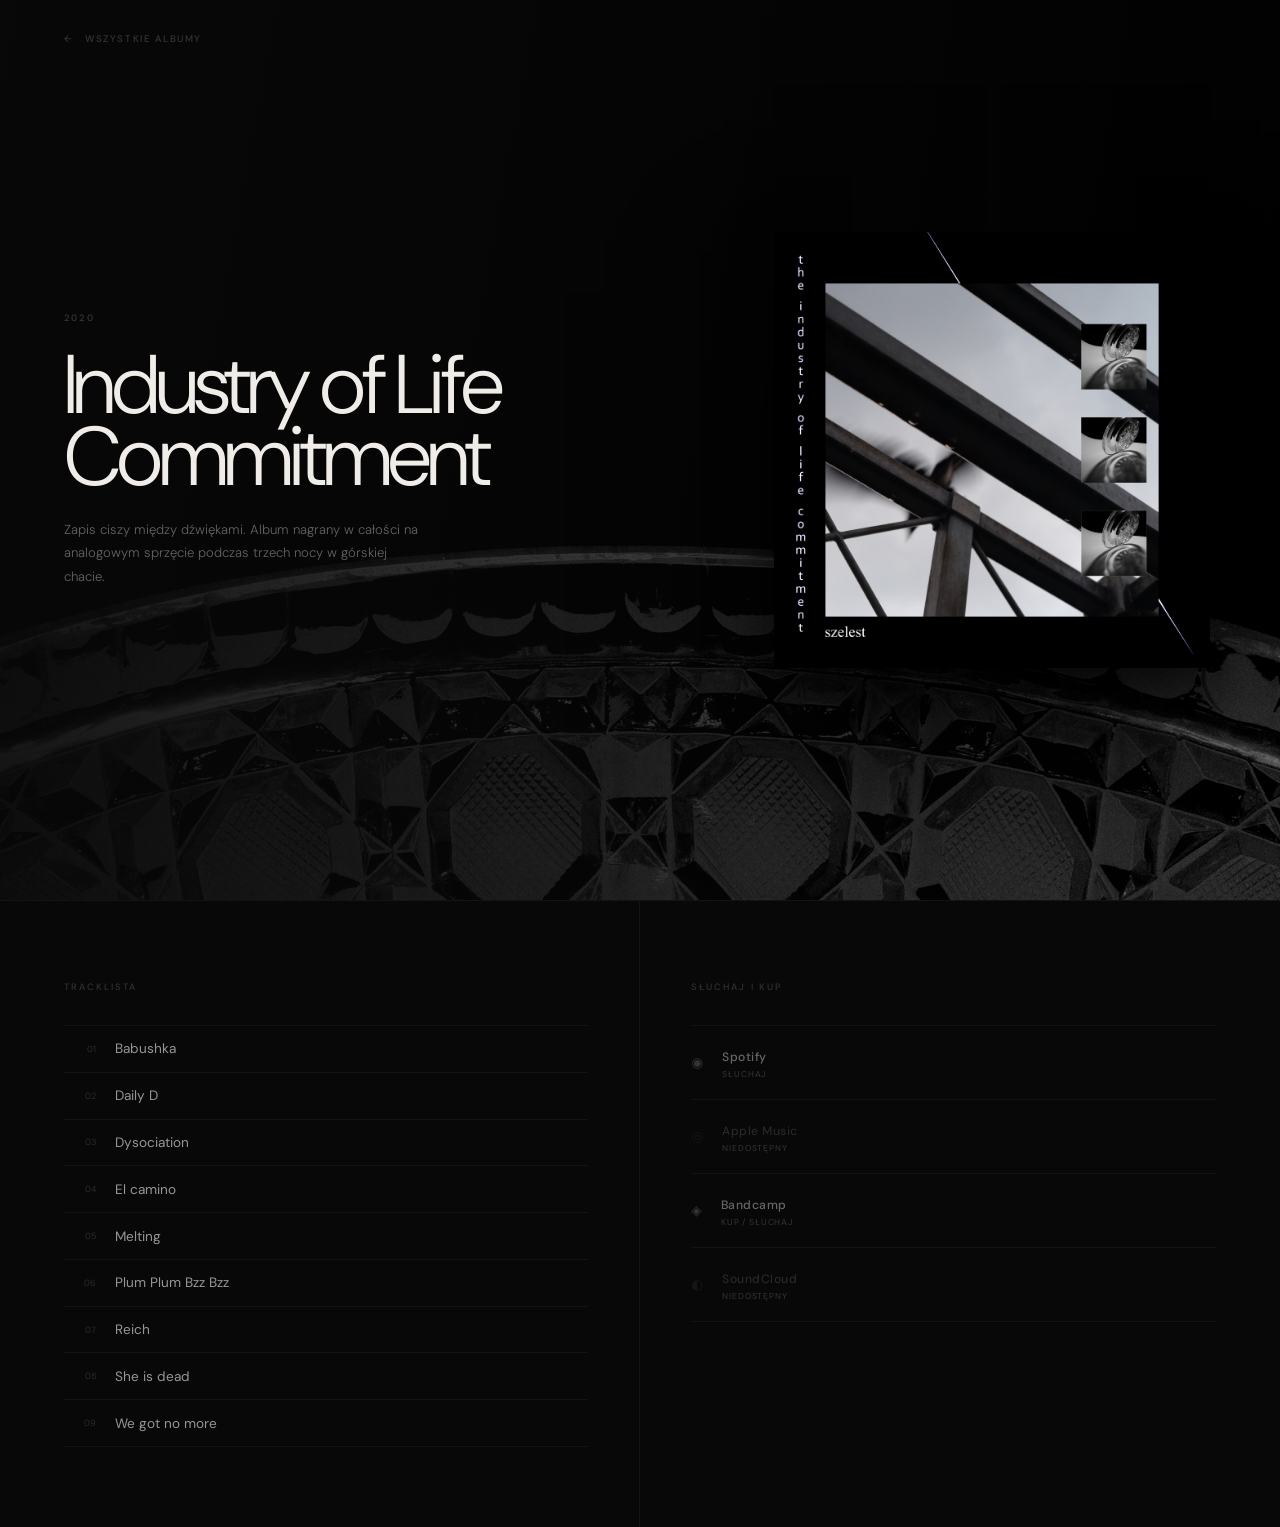
<file: pages/album.html>
<!DOCTYPE html>
<html lang="pl">
<head>
  <meta charset="UTF-8">
  <meta name="viewport" content="width=device-width, initial-scale=1.0">
  <title>Album</title>
  <link rel="preconnect" href="https://fonts.googleapis.com">
  <link rel="preconnect" href="https://fonts.gstatic.com" crossorigin>
  <link href="https://fonts.googleapis.com/css2?family=DM+Sans:ital,opsz,wght@0,9..40,300;0,9..40,400;0,9..40,500&display=swap" rel="stylesheet">
  <link rel="stylesheet" href="../css/reset.css">
  <link rel="stylesheet" href="../css/album.css">
</head>
<body>

  <main id="album-root"></main>

  <script src="../js/data.js"></script>
  <script>
    'use strict';
    const params  = new URLSearchParams(window.location.search);
    const albumId = params.get('id');
    const album   = ALBUMS.find(a => a.id === albumId) || ALBUMS[0];
    document.title = album.title;

    function render() {
      const root = document.getElementById('album-root');
      root.className = 'album-page';

      /* streaming links — fixed order, all clickable */
      const platforms = [
        { name: 'Spotify',     icon: '◉', action: 'Słuchaj'       },
        { name: 'Apple Music', icon: '◎', action: 'Słuchaj'       },
        { name: 'Bandcamp',    icon: '◈', action: 'Kup / Słuchaj' },
        { name: 'SoundCloud',  icon: '◐', action: 'Słuchaj'       },
      ];

      /* match streaming entries from data by name */
      function getUrl(platformName) {
        if (!album.streaming) return null;
        const found = album.streaming.find(s =>
          s.name.toLowerCase().includes(platformName.toLowerCase())
        );
        return found ? found.url : null;
      }

      const streamLinks = platforms.map(p => {
        const url = getUrl(p.name);
        if (!url) return `
          <div class="stream-link stream-link--inactive">
            <span class="stream-icon">${p.icon}</span>
            <div>
              <span class="stream-name">${p.name}</span>
              <span class="stream-action">niedostępny</span>
            </div>
          </div>`;
        return `
          <a class="stream-link" href="${url}" target="_blank" rel="noopener">
            <span class="stream-icon">${p.icon}</span>
            <div>
              <span class="stream-name">${p.name}</span>
              <span class="stream-action">${p.action}</span>
            </div>
          </a>`;
      }).join('');



      root.innerHTML = `

        <a class="album-back" href="../index.html">wszystkie albumy</a>

        <section class="album-hero">
          <div class="album-hero-bg" id="hero-bg"></div>
          <div class="album-hero-veil"></div>

          <div class="album-hero-left">
            <span class="album-eyebrow">${album.year}</span>
            <h1 class="album-title-h">${album.title}</h1>
            <p class="album-desc-h">${album.desc}</p>
          </div>

          <div class="album-hero-right">
            <div class="album-hero-cover">
              ${album.cover
                ? `<img src="../${album.cover}" alt="${album.title}"
                        onerror="this.outerHTML='<div class=\\'album-hero-cover-placeholder\\'>—</div>'">`
                : `<div class="album-hero-cover-placeholder">—</div>`}
            </div>
          </div>
        </section>

        <div class="album-content">

          <!-- left: tracklist only -->
          <section class="album-tracks">
            <span class="section-label">Tracklista</span>
            <div class="tracklist">
              ${album.tracks.map((tr, i) => `
                <div class="tl-row">
                  <span class="tl-num">${String(i+1).padStart(2,'0')}</span>
                  <span class="tl-name">${tr.title}</span>
                </div>`).join('')}
            </div>
          </section>

          <!-- right: streaming + buy -->
          <section class="album-streaming">
            <span class="section-label">Słuchaj i kup</span>
            <div class="streaming-grid">
              ${streamLinks}

            </div>
          </section>

        </div>
      `;

      if (album.bgs && album.bgs.length > 0) {
        document.getElementById('hero-bg').style.backgroundImage =
          `url('../${album.bgs[0]}')`;
      }
    }

    render();
  </script>
</body>
</html>
</file>
<file: css/album.css>
/* ── album page ── */
.album-page {
  min-height: 100vh;
  background: var(--black);
  color: var(--white);
}

/* ── HERO — pełny ekran, okładka dominuje ── */
.album-hero {
  position: relative;
  height: 100vh;
  display: grid;
  grid-template-columns: 55% 45%;
  overflow: hidden;
}

.album-hero-bg {
  position: absolute; inset: 0;
  background-size: cover; background-position: center;
  filter: brightness(0.5) saturate(0.78);
  transform: scale(1.04);
}
.album-hero-veil {
  position: absolute; inset: 0;
  background: linear-gradient(
    100deg,
    rgba(8,8,8,0.95) 0%,
    rgba(8,8,8,0.6)  50%,
    rgba(8,8,8,0.1)  100%
  );
}

/* lewa: tekst — wertykalnie wycentrowany */
.album-hero-left {
  position: relative; z-index: 2;
  display: flex; flex-direction: column;
  justify-content: center;
  padding: 10vh 3vw 10vh 5vw;
  gap: 1.6rem;
}
.album-eyebrow {
  font-size: 0.58rem; font-weight: var(--wm);
  letter-spacing: 0.24em; text-transform: uppercase;
  color: rgba(240,237,232,0.22);
}
.album-title-h {
  font-size: clamp(3.5rem, 6.5vw, 8rem);
  font-weight: var(--wl);
  letter-spacing: -0.045em; line-height: 0.86;
}
.album-desc-h {
  font-size: clamp(0.82rem, 1vw, 0.95rem);
  font-weight: var(--wl); line-height: 1.78;
  color: rgba(240,237,232,0.4);
  max-width: 360px;
}
.album-hero-tags { display: none; } /* tagi ukryte */

/* prawa: okładka — zajmuje całą prawą kolumnę */
.album-hero-right {
  position: relative; z-index: 2;
  display: flex; align-items: center; justify-content: center;
  padding: 6vh 4vw;
}
.album-hero-cover {
  width: 100%;
  max-width: min(92%, 644px);
  aspect-ratio: 1;
  box-shadow:
    0 60px 140px rgba(0,0,0,0.8),
    0 20px 50px rgba(0,0,0,0.5);
  overflow: hidden;
}
.album-hero-cover img {
  width: 100%; height: 100%;
  object-fit: cover; display: block;
}
.album-hero-cover-placeholder {
  width: 100%; height: 100%; background: #141414;
  display: flex; align-items: center; justify-content: center;
  font-size: 0.6rem; letter-spacing: 0.2em; text-transform: uppercase;
  color: rgba(240,237,232,0.1);
}

/* ── CONTENT — tracklist left, links right ── */
.album-content {
  display: grid;
  grid-template-columns: 1fr 1fr;
  border-top: 1px solid rgba(240,237,232,0.05);
  min-height: 60vh;
}

.album-tracks {
  padding: 5rem 4vw 5rem 5vw;
  border-right: 1px solid rgba(240,237,232,0.05);
}
.album-streaming {
  padding: 5rem 5vw 5rem 4vw;
}

.section-label {
  font-size: 0.58rem; font-weight: var(--wm);
  letter-spacing: 0.22em; text-transform: uppercase;
  color: rgba(240,237,232,0.18);
  display: block; margin-bottom: 2rem;
}

/* tracklist */
.tracklist { border-top: 1px solid rgba(240,237,232,0.05); }
.tl-row {
  display: grid;
  grid-template-columns: 2rem 1fr;
  align-items: center; gap: 1.2rem;
  padding: 0.9rem 0;
  border-bottom: 1px solid rgba(240,237,232,0.05);
}
.tl-row:hover { background: rgba(240,237,232,0.018); }
.tl-num  { font-size: 0.56rem; font-weight: var(--wl); color: rgba(240,237,232,0.18); text-align: right; }
.tl-name { font-size: 0.85rem; font-weight: var(--wn); color: rgba(240,237,232,0.62); transition: color var(--fast); }
.tl-row:hover .tl-name { color: var(--white); }
.tl-dur  { font-size: 0.56rem; font-weight: var(--wl); color: rgba(240,237,232,0.18); }
.tl-buy {
  font-size: 0.54rem; font-weight: var(--wm); letter-spacing: 0.1em; text-transform: uppercase;
  color: rgba(240,237,232,0.2); border: 1px solid rgba(240,237,232,0.08);
  padding: 0.24rem 0.55rem; cursor: pointer; transition: all var(--fast);
}
.tl-buy:hover { color: var(--white); border-color: rgba(240,237,232,0.35); }
.tl-buy-price { margin-left: 0.2rem; color: rgba(240,237,232,0.32); }

/* streaming + buy */
.streaming-grid {
  display: flex; flex-direction: column;
  border-top: 1px solid rgba(240,237,232,0.05);
}
.stream-link {
  display: flex; align-items: center; gap: 1.2rem;
  padding: 1.2rem 0;
  border-bottom: 1px solid rgba(240,237,232,0.05);
  color: rgba(240,237,232,0.42);
  transition: color var(--fast), padding-left 0.35s var(--ease);
}
.stream-link:hover { color: var(--white); padding-left: 0.5rem; }
.stream-link--inactive {
  display: flex; align-items: center; gap: 1.2rem;
  padding: 1.2rem 0;
  border-bottom: 1px solid rgba(240,237,232,0.05);
  color: rgba(240,237,232,0.14);
  cursor: default;
}
.stream-icon { font-size: 0.85rem; opacity: 0.45; flex-shrink: 0; }
.stream-name { font-size: 0.76rem; font-weight: var(--wm); letter-spacing: 0.04em; }
.stream-action { font-size: 0.54rem; letter-spacing: 0.1em; text-transform: uppercase; color: rgba(240,237,232,0.2); display: block; margin-top: 0.1rem; }

/* back */
.album-back {
  position: fixed; top: 0; left: 0; right: 0;
  display: flex; align-items: center; gap: 0.5rem;
  font-size: 0.6rem; font-weight: var(--wm); letter-spacing: 0.16em;
  text-transform: uppercase; color: rgba(240,237,232,0.2);
  padding: 2rem 5vw;
  transition: color var(--fast);
  z-index: 50;
}
.album-back:hover { color: var(--white); }
.album-back::before { content: '←'; margin-right: 0.3rem; }

/* responsive */
@media (max-width: 900px) {
  .album-hero { grid-template-columns: 1fr; height: auto; }
  .album-hero-left  { padding: 12rem 1.5rem 3rem; justify-content: flex-end; }
  .album-hero-right { padding: 2rem 1.5rem 5rem; }
  .album-hero-cover { max-width: min(70vw, 320px); }
  .album-content    { grid-template-columns: 1fr; }
  .album-tracks { border-right: none; padding: 3.5rem 1.5rem; }
  .album-streaming { padding: 3.5rem 1.5rem; }
  .album-content { grid-template-columns: 1fr; }
  .buy-album-card { flex-wrap: wrap; gap: 1.2rem; }
}
@media (max-width: 480px) {
  .tl-row { grid-template-columns: 1.6rem 1fr auto; }
  .tl-buy { display: none; }
}
</file>
